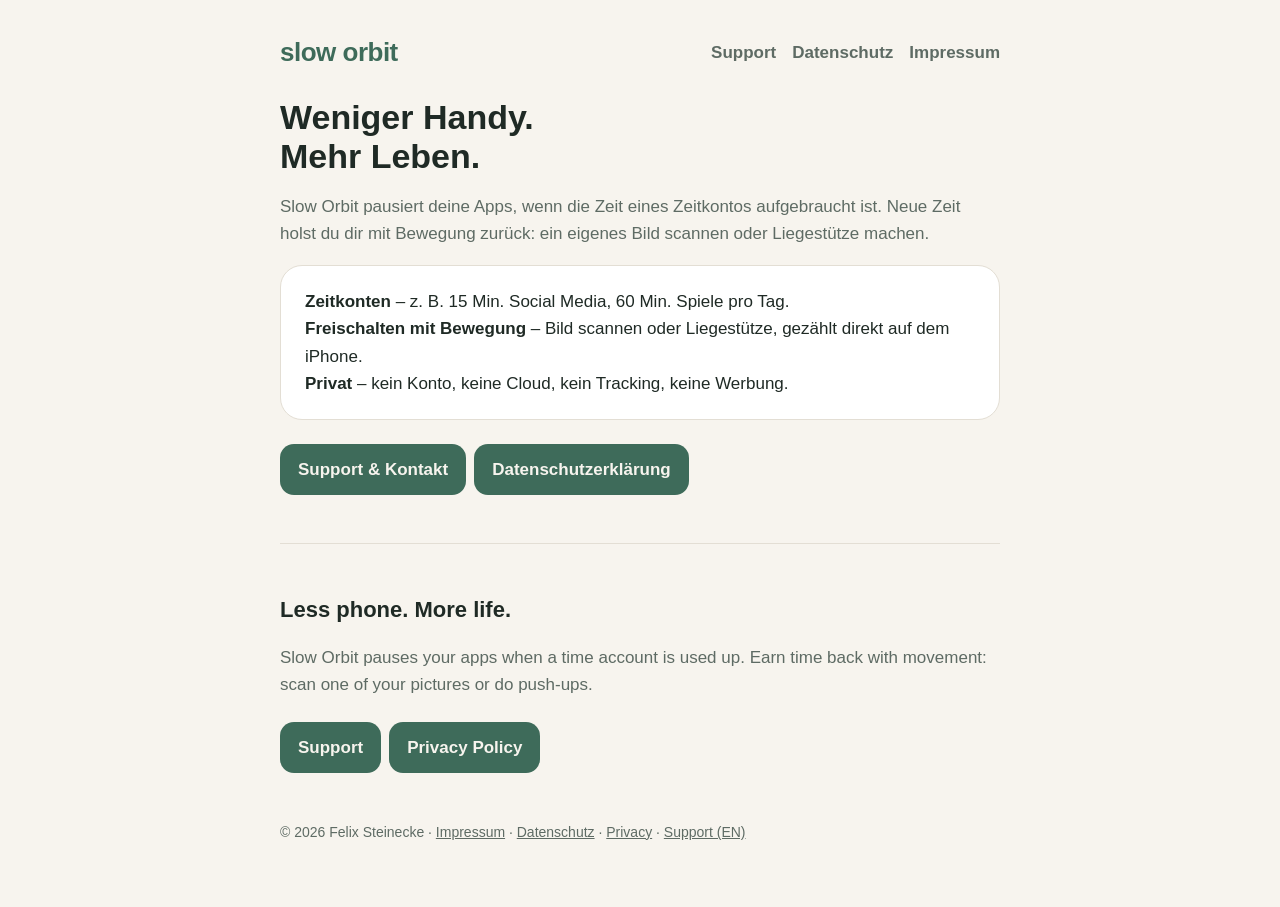
<file: index.html>
<!DOCTYPE html>
<html lang="de"><head><meta charset="utf-8"><meta name="viewport" content="width=device-width,initial-scale=1">
<title>Slow Orbit</title><meta name="description" content="Slow Orbit – weniger Handy, mehr Leben."><link rel="stylesheet" href="style.css"><link rel="icon" href="icon.png"></head>
<body><main>
<header><a class="logo" href="index.html">slow orbit</a><nav><a href="support.html">Support</a><a href="datenschutz.html">Datenschutz</a><a href="impressum.html">Impressum</a></nav></header>
<h1>Weniger Handy.<br>Mehr Leben.</h1>
<p class="mute">Slow Orbit pausiert deine Apps, wenn die Zeit eines Zeitkontos aufgebraucht ist. Neue Zeit holst du dir mit Bewegung zurück: ein eigenes Bild scannen oder Liegestütze machen.</p>
<div class="card"><b>Zeitkonten</b> – z. B. 15 Min. Social Media, 60 Min. Spiele pro Tag.<br><b>Freischalten mit Bewegung</b> – Bild scannen oder Liegestütze, gezählt direkt auf dem iPhone.<br><b>Privat</b> – kein Konto, keine Cloud, kein Tracking, keine Werbung.</div>
<a class="btn" href="support.html">Support &amp; Kontakt</a><a class="btn" href="datenschutz.html">Datenschutzerklärung</a>
<hr><h2 id="en">Less phone. More life.</h2>
<p class="mute">Slow Orbit pauses your apps when a time account is used up. Earn time back with movement: scan one of your pictures or do push-ups.</p>
<a class="btn" href="support.html#en">Support</a><a class="btn" href="datenschutz.html#en">Privacy Policy</a>
<footer>© 2026 Felix Steinecke · <a href="impressum.html">Impressum</a> · <a href="datenschutz.html">Datenschutz</a> · <a href="datenschutz.html#en">Privacy</a> · <a href="support.html#en">Support (EN)</a></footer>
</main></body></html>
</file>
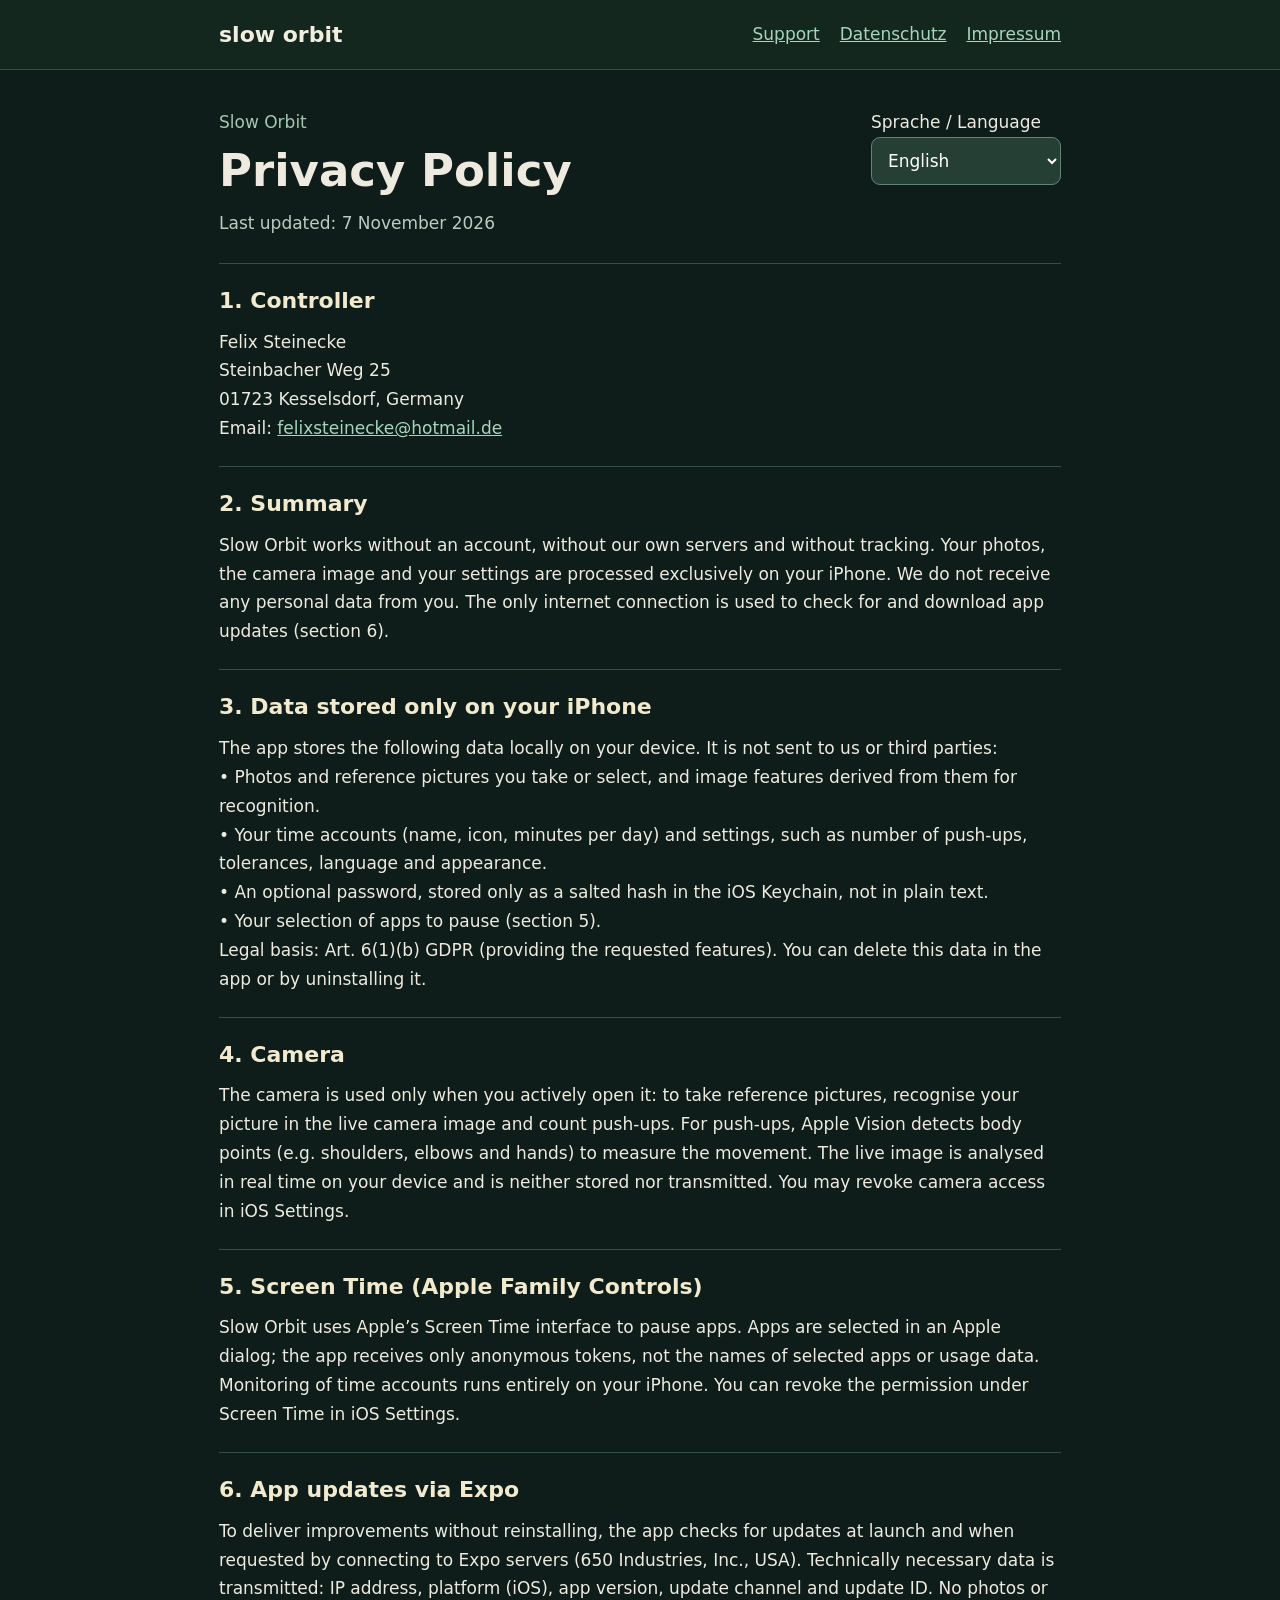
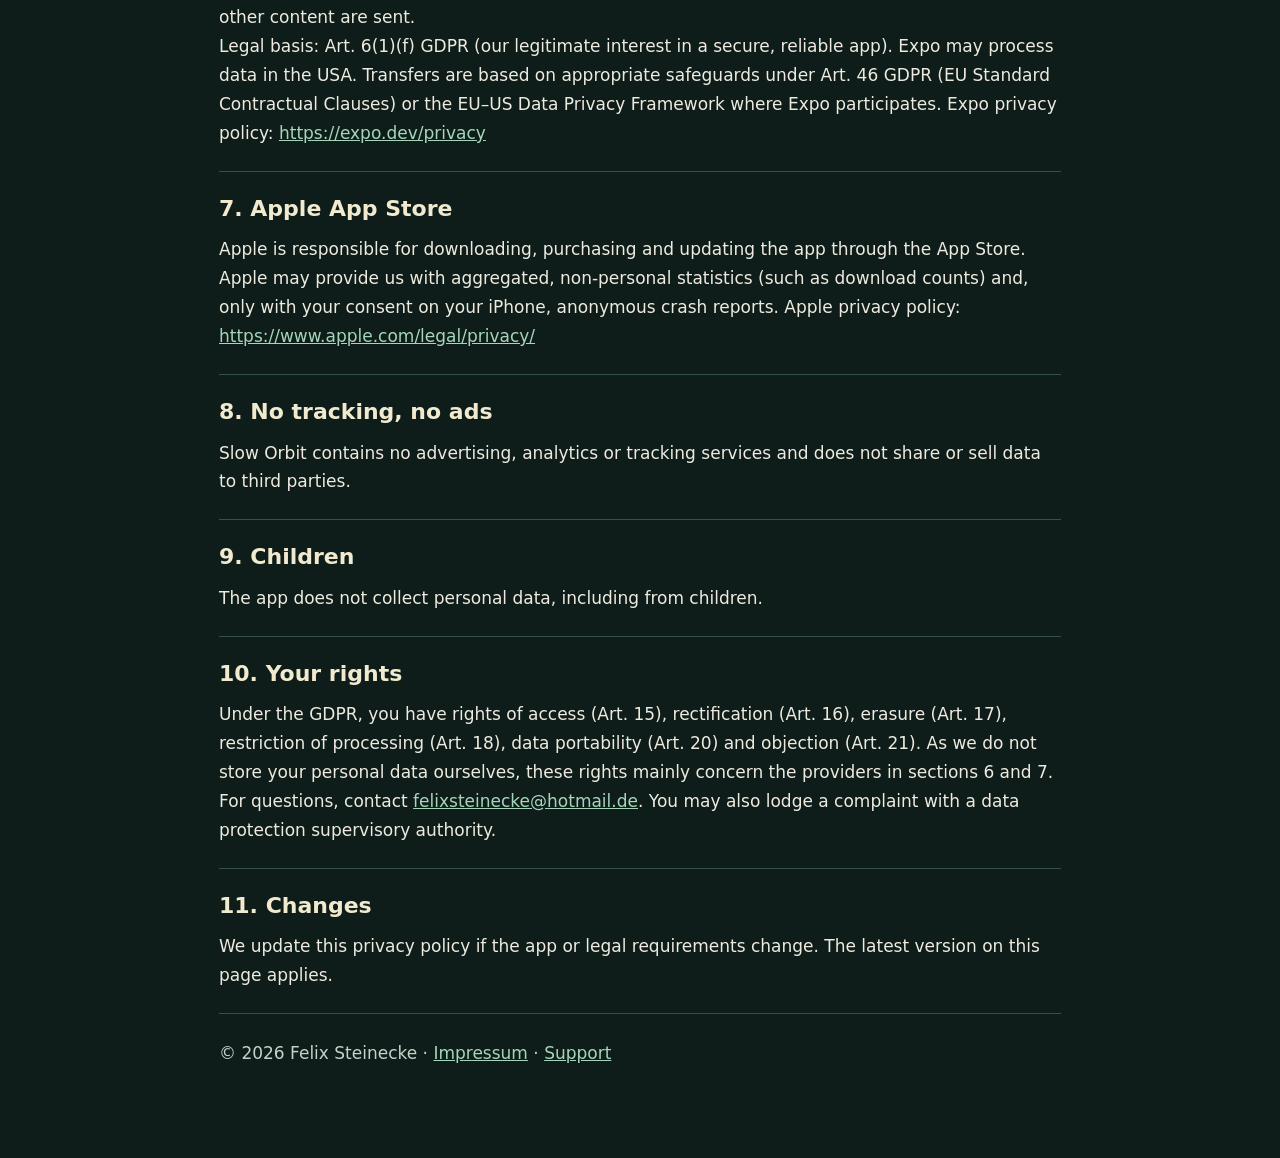
<file: datenschutz.html>
<!doctype html><html lang="de"><head><meta charset="utf-8"><meta name="viewport" content="width=device-width,initial-scale=1"><title>Datenschutzerklärung – Slow Orbit</title><meta name="description" content="Datenschutzerklärung für Slow Orbit"><style>*{box-sizing:border-box}body{margin:0;background:#0e1d19;color:#eeeae0;font:17px/1.7 system-ui,-apple-system,Segoe UI,sans-serif}a{color:#a6d5bc;overflow-wrap:anywhere}.top{border-bottom:1px solid #315048;background:#14271f}.nav{max-width:890px;margin:auto;padding:16px 24px;display:flex;gap:20px;flex-wrap:wrap;align-items:center}.brand{font-size:22px;color:#f1eddf;font-weight:700;margin-right:auto;text-decoration:none}.container{max-width:890px;margin:auto;padding:38px 24px 65px}.header{display:flex;gap:18px;justify-content:space-between;align-items:flex-start;flex-wrap:wrap}.eyebrow{color:#a5c7b2;margin:0}h1{font-size:clamp(30px,5vw,45px);line-height:1.15;margin:8px 0 12px}h2{font-size:22px;line-height:1.3;color:#f1eacf;margin:0 0 12px}.date{color:#bbccc1;margin:0 0 25px}.section{border-top:1px solid #345048;padding:23px 0}.body{white-space:pre-line;overflow-wrap:anywhere}.body a{word-break:break-word}.select{background:#263f34;color:#fff;border:1px solid #638477;border-radius:9px;padding:12px;font:inherit;min-width:190px}footer{border-top:1px solid #345048;padding:25px 0;color:#c7d1c9}.note{background:#20382c;padding:12px 15px;border-left:3px solid #85b99f;border-radius:6px;color:#e8ede8;font-size:14px;margin-bottom:23px}</style></head><body><header class="top"><nav class="nav"><a class="brand" href="index.html">slow orbit</a><a href="support.html">Support</a><a href="datenschutz.html">Datenschutz</a><a href="impressum.html">Impressum</a></nav></header><main class="container"><div class="header"><div><p class="eyebrow">Slow Orbit</p><h1 id="heading">Datenschutzerklärung</h1><p class="date" id="date">Stand: 7. November 2026</p></div><div><label for="lang">Sprache / Language</label><div><select class="select" id="lang" aria-label="Sprache auswählen"></select></div></div></div><div id="note" class="note" hidden></div><div id="sections"></div><footer>© 2026 Felix Steinecke · <a href="impressum.html">Impressum</a> · <a href="support.html">Support</a></footer></main><script>const data={"de": {"name": "Deutsch", "title": "Datenschutzerklärung", "date": "Stand: 7. November 2026", "sections": [["Verantwortlicher", "Felix Steinecke\nSteinbacher Weg 25\n01723 Kesselsdorf, Deutschland\nE-Mail: felixsteinecke@hotmail.de"], ["Kurz zusammengefasst", "Slow Orbit funktioniert ohne Konto, ohne eigene Server und ohne Tracking. Deine Fotos, das Kamerabild und deine Einstellungen werden ausschließlich auf deinem iPhone verarbeitet. Wir als Anbieter erhalten keine personenbezogenen Daten von dir. Die einzige Verbindung ins Internet besteht beim Prüfen und Laden von App-Updates (Abschnitt 6)."], ["Daten, die nur auf deinem iPhone gespeichert werden", "Folgende Daten speichert die App lokal auf deinem Gerät. Sie werden weder an uns noch an Dritte übertragen:\n• Fotos und Referenzbilder, die du in der App aufnimmst oder auswählst, sowie daraus berechnete Bildmerkmale für die Wiedererkennung.\n• Deine Zeitkonten (Name, Symbol, Minuten pro Tag) und Einstellungen wie Anzahl der Liegestütze, Toleranzen, Sprache und Darstellung.\n• Ein optionales Passwort – nicht im Klartext, sondern nur als gesalzener Prüfwert (Hash) im iOS-Schlüsselbund.\n• Die Auswahl der Apps, die pausiert werden sollen (Abschnitt 5).\nRechtsgrundlage ist Art. 6 Abs. 1 lit. b DSGVO (Bereitstellung der von dir gewünschten Funktionen). Du kannst alle Daten jederzeit löschen, indem du sie in der App entfernst oder die App deinstallierst."], ["Kamera", "Die App nutzt die Kamera nur, wenn du sie aktiv öffnest: zum Aufnehmen von Referenzbildern, zum Wiedererkennen deines Bildes im Livebild und zum Zählen von Liegestützen. Für die Liegestütze erkennt Apple Vision Körperpunkte (z. B. Schultern, Ellbogen, Hände); daraus wird die Bewegung berechnet. Das Livebild wird ausschließlich in Echtzeit auf dem Gerät ausgewertet und weder gespeichert noch übertragen. Den Kamerazugriff kannst du jederzeit in den iOS-Einstellungen widerrufen."], ["Bildschirmzeit (Apple Family Controls)", "Zum Pausieren von Apps nutzt Slow Orbit die Bildschirmzeit-Schnittstelle von Apple. Die Auswahl der Apps erfolgt in einem Dialog von Apple. Die App erhält dabei nur anonyme Kennungen, aber keine Namen der gewählten Apps und keine Nutzungsdaten. Die Überwachung der Zeitkonten läuft vollständig auf deinem iPhone. Die Berechtigung kannst du in den iOS-Einstellungen unter „Bildschirmzeit“ widerrufen."], ["App-Updates über Expo", "Damit Verbesserungen ohne neue Installation bereitgestellt werden können, prüft die App beim Start und auf deinen Wunsch, ob ein Update vorliegt. Dafür verbindet sie sich mit den Servern von Expo (650 Industries, Inc., USA). Dabei werden technisch notwendige Daten übertragen: IP-Adresse, Plattform (iOS), App-Version, Update-Kanal und Update-Kennung. Fotos oder andere Inhalte werden nicht übertragen.\nRechtsgrundlage ist Art. 6 Abs. 1 lit. f DSGVO; unser berechtigtes Interesse ist eine sichere und fehlerfreie App. Expo kann die Daten in den USA verarbeiten. Die Übermittlung erfolgt auf Grundlage geeigneter Garantien nach Art. 46 DSGVO (EU-Standardvertragsklauseln) bzw. des EU-U.S. Data Privacy Framework, soweit Expo daran teilnimmt. Datenschutzhinweise von Expo: https://expo.dev/privacy"], ["Apple App Store", "Für Download, Kauf und Aktualisierung der App über den App Store ist Apple verantwortlich. Apple kann uns zusammengefasste, nicht personenbezogene Statistiken (z. B. Downloadzahlen) und – nur wenn du dem auf deinem iPhone zugestimmt hast – anonyme Absturzberichte bereitstellen. Datenschutzrichtlinie von Apple: https://www.apple.com/de/legal/privacy/"], ["Kein Tracking, keine Werbung", "Slow Orbit enthält keine Werbung, keine Analyse- oder Tracking-Dienste und gibt keine Daten an Dritte weiter oder verkauft sie."], ["Kinder", "Die App erhebt keine personenbezogenen Daten, auch nicht von Kindern."], ["Deine Rechte", "Du hast nach der DSGVO das Recht auf Auskunft (Art. 15), Berichtigung (Art. 16), Löschung (Art. 17), Einschränkung der Verarbeitung (Art. 18), Datenübertragbarkeit (Art. 20) und Widerspruch (Art. 21). Da wir selbst keine personenbezogenen Daten von dir speichern, betreffen diese Rechte vor allem die in Abschnitt 6 und 7 genannten Anbieter. Bei Fragen wende dich gern an felixsteinecke@hotmail.de. Du hast außerdem das Recht, dich bei einer Datenschutz-Aufsichtsbehörde zu beschweren."], ["Änderungen", "Wir passen diese Datenschutzerklärung an, wenn sich die App oder die Rechtslage ändert. Es gilt die jeweils aktuelle Fassung auf dieser Seite."]]}, "en": {"name": "English", "title": "Privacy Policy", "date": "Last updated: 7 November 2026", "sections": [["Controller", "Felix Steinecke\nSteinbacher Weg 25\n01723 Kesselsdorf, Germany\nEmail: felixsteinecke@hotmail.de"], ["Summary", "Slow Orbit works without an account, without our own servers and without tracking. Your photos, the camera image and your settings are processed exclusively on your iPhone. We do not receive any personal data from you. The only internet connection is used to check for and download app updates (section 6)."], ["Data stored only on your iPhone", "The app stores the following data locally on your device. It is not sent to us or third parties:\n• Photos and reference pictures you take or select, and image features derived from them for recognition.\n• Your time accounts (name, icon, minutes per day) and settings, such as number of push-ups, tolerances, language and appearance.\n• An optional password, stored only as a salted hash in the iOS Keychain, not in plain text.\n• Your selection of apps to pause (section 5).\nLegal basis: Art. 6(1)(b) GDPR (providing the requested features). You can delete this data in the app or by uninstalling it."], ["Camera", "The camera is used only when you actively open it: to take reference pictures, recognise your picture in the live camera image and count push-ups. For push-ups, Apple Vision detects body points (e.g. shoulders, elbows and hands) to measure the movement. The live image is analysed in real time on your device and is neither stored nor transmitted. You may revoke camera access in iOS Settings."], ["Screen Time (Apple Family Controls)", "Slow Orbit uses Apple’s Screen Time interface to pause apps. Apps are selected in an Apple dialog; the app receives only anonymous tokens, not the names of selected apps or usage data. Monitoring of time accounts runs entirely on your iPhone. You can revoke the permission under Screen Time in iOS Settings."], ["App updates via Expo", "To deliver improvements without reinstalling, the app checks for updates at launch and when requested by connecting to Expo servers (650 Industries, Inc., USA). Technically necessary data is transmitted: IP address, platform (iOS), app version, update channel and update ID. No photos or other content are sent.\nLegal basis: Art. 6(1)(f) GDPR (our legitimate interest in a secure, reliable app). Expo may process data in the USA. Transfers are based on appropriate safeguards under Art. 46 GDPR (EU Standard Contractual Clauses) or the EU–US Data Privacy Framework where Expo participates. Expo privacy policy: https://expo.dev/privacy"], ["Apple App Store", "Apple is responsible for downloading, purchasing and updating the app through the App Store. Apple may provide us with aggregated, non-personal statistics (such as download counts) and, only with your consent on your iPhone, anonymous crash reports. Apple privacy policy: https://www.apple.com/legal/privacy/"], ["No tracking, no ads", "Slow Orbit contains no advertising, analytics or tracking services and does not share or sell data to third parties."], ["Children", "The app does not collect personal data, including from children."], ["Your rights", "Under the GDPR, you have rights of access (Art. 15), rectification (Art. 16), erasure (Art. 17), restriction of processing (Art. 18), data portability (Art. 20) and objection (Art. 21). As we do not store your personal data ourselves, these rights mainly concern the providers in sections 6 and 7. For questions, contact felixsteinecke@hotmail.de. You may also lodge a complaint with a data protection supervisory authority."], ["Changes", "We update this privacy policy if the app or legal requirements change. The latest version on this page applies."]]}, "fr": {"name": "Français", "title": "Politique de confidentialité", "date": "Mise à jour : 7 novembre 2026", "sections": [["Responsable du traitement", "Felix Steinecke\nSteinbacher Weg 25\n01723 Kesselsdorf, Germany\nEmail: felixsteinecke@hotmail.de"], ["En bref", "Slow Orbit fonctionne sans compte, sans serveurs propres et sans suivi. Vos photos, les images de la caméra et vos réglages sont traités uniquement sur votre iPhone. Nous ne recevons aucune donnée personnelle de votre part. La seule connexion Internet sert à vérifier et télécharger les mises à jour de l’application (section 6)."], ["Données stockées uniquement sur votre iPhone", "L’application conserve localement les données suivantes, sans les transmettre à nous ni à des tiers :\n• Photos et images de référence choisies ou prises dans l’application, ainsi que les caractéristiques d’image calculées pour les reconnaître.\n• Vos budgets de temps (nom, icône, minutes par jour) et réglages : nombre de pompes, tolérances, langue et apparence.\n• Un mot de passe facultatif, conservé uniquement sous forme d’empreinte cryptographique salée dans le trousseau iOS, jamais en clair.\n• Les applications que vous choisissez de mettre en pause (section 5).\nBase juridique : art. 6, § 1, point b du RGPD (fourniture des fonctions demandées). Vous pouvez supprimer ces données dans l’application ou en la désinstallant."], ["Caméra", "La caméra est utilisée uniquement lorsque vous l’ouvrez activement : pour prendre des images de référence, les reconnaître en direct et compter les pompes. Pour celles-ci, Apple Vision détecte des points du corps (épaules, coudes, mains, par exemple) afin de mesurer les mouvements. Le flux vidéo est analysé en temps réel sur l’appareil, sans être enregistré ni transmis. Vous pouvez retirer l’autorisation dans les réglages iOS."], ["Temps d’écran (Apple Family Controls)", "Slow Orbit utilise l’interface Temps d’écran d’Apple pour mettre des apps en pause. La sélection s’effectue dans une fenêtre Apple. L’application ne reçoit que des identifiants anonymes, jamais les noms des apps choisies ni les données d’utilisation. Le suivi des budgets de temps s’effectue entièrement sur votre iPhone. Vous pouvez révoquer l’autorisation dans les réglages iOS, rubrique Temps d’écran."], ["Mises à jour via Expo", "Pour fournir des améliorations sans réinstallation, l’application recherche des mises à jour au lancement et à votre demande, en contactant les serveurs d’Expo (650 Industries, Inc., États-Unis). Les données techniques nécessaires sont transmises : adresse IP, plateforme (iOS), version de l’app, canal de mise à jour et identifiant de mise à jour. Aucune photo ni autre contenu n’est envoyé.\nBase juridique : art. 6, § 1, point f du RGPD (intérêt légitime à fournir une application sûre et fiable). Expo peut traiter les données aux États-Unis. Les transferts reposent sur les garanties appropriées de l’art. 46 du RGPD (clauses contractuelles types de l’UE), ou sur le cadre UE–États-Unis de protection des données si Expo y participe. Politique d’Expo : https://expo.dev/privacy"], ["App Store d’Apple", "Apple est responsable du téléchargement, de l’achat et de la mise à jour de l’application via l’App Store. Apple peut nous communiquer des statistiques agrégées non personnelles (par ex. le nombre de téléchargements) et, uniquement avec votre accord sur l’iPhone, des rapports de plantage anonymes. Politique d’Apple : https://www.apple.com/legal/privacy/"], ["Aucun suivi, aucune publicité", "Slow Orbit ne contient ni publicité, ni service d’analyse ou de suivi, et ne transmet ni ne vend de données à des tiers."], ["Enfants", "L’application ne collecte aucune donnée personnelle, y compris concernant les enfants."], ["Vos droits", "En vertu du RGPD, vous disposez de droits d’accès (art. 15), de rectification (art. 16), d’effacement (art. 17), de limitation (art. 18), de portabilité (art. 20) et d’opposition (art. 21). Puisque nous ne stockons pas nous-mêmes vos données personnelles, ces droits concernent principalement les prestataires cités aux sections 6 et 7. Contact : felixsteinecke@hotmail.de. Vous pouvez aussi déposer une plainte auprès d’une autorité de contrôle de la protection des données."], ["Modifications", "Nous adaptons cette politique si l’application ou la législation évolue. La version actuelle publiée sur cette page s’applique."]]}, "es": {"name": "Español", "title": "Política de privacidad", "date": "Actualizado: 7 de noviembre de 2026", "sections": [["Responsable", "Felix Steinecke\nSteinbacher Weg 25\n01723 Kesselsdorf, Germany\nEmail: felixsteinecke@hotmail.de"], ["Resumen", "Slow Orbit funciona sin cuenta, sin servidores propios y sin seguimiento. Tus fotos, las imágenes de la cámara y los ajustes se procesan exclusivamente en tu iPhone. No recibimos datos personales tuyos. La única conexión a Internet se utiliza para comprobar y descargar actualizaciones de la app (apartado 6)."], ["Datos almacenados solo en tu iPhone", "La app almacena localmente los siguientes datos, sin enviárnoslos ni compartirlos con terceros:\n• Fotos e imágenes de referencia tomadas o seleccionadas, y características de imagen calculadas para reconocerlas.\n• Tus cuentas de tiempo (nombre, icono, minutos diarios) y ajustes como número de flexiones, tolerancias, idioma y apariencia.\n• Una contraseña opcional, guardada únicamente como hash con sal en el llavero de iOS, nunca en texto plano.\n• La selección de apps que quieres pausar (apartado 5).\nBase jurídica: art. 6.1.b del RGPD (prestación de las funciones solicitadas). Puedes borrar los datos desde la app o desinstalándola."], ["Cámara", "La cámara solo se utiliza cuando la abres activamente: para tomar imágenes de referencia, reconocerlas en directo y contar flexiones. Para las flexiones, Apple Vision detecta puntos corporales (como hombros, codos y manos) y calcula el movimiento. La imagen se analiza en tiempo real en el dispositivo, sin almacenarse ni transmitirse. Puedes revocar el permiso en Ajustes de iOS."], ["Tiempo de uso (Apple Family Controls)", "Slow Orbit utiliza la interfaz Tiempo de uso de Apple para pausar apps. La selección se realiza en un cuadro de diálogo de Apple. La app solo recibe identificadores anónimos, nunca los nombres de las apps ni datos de uso. El control de las cuentas de tiempo se ejecuta íntegramente en tu iPhone. Puedes revocar el permiso desde Tiempo de uso en Ajustes de iOS."], ["Actualizaciones mediante Expo", "Para ofrecer mejoras sin reinstalar la app, se comprueban las actualizaciones al iniciarla y cuando lo solicitas, conectándose a los servidores de Expo (650 Industries, Inc., EE. UU.). Se transmiten datos técnicos necesarios: dirección IP, plataforma (iOS), versión de la app, canal de actualización e identificador de actualización. No se envían fotos ni otros contenidos.\nBase jurídica: art. 6.1.f del RGPD (interés legítimo en una app segura y fiable). Expo puede tratar datos en EE. UU. Las transferencias se basan en garantías adecuadas conforme al art. 46 del RGPD (cláusulas contractuales tipo de la UE) o en el Marco de Privacidad de Datos UE-EE. UU., si Expo participa. Política de Expo: https://expo.dev/privacy"], ["App Store de Apple", "Apple es responsable de las descargas, compras y actualizaciones de la app en App Store. Puede facilitarnos estadísticas agregadas no personales (por ejemplo, descargas) y, solo si lo has consentido en tu iPhone, informes de fallos anónimos. Política de Apple: https://www.apple.com/legal/privacy/"], ["Sin seguimiento ni publicidad", "Slow Orbit no contiene anuncios ni servicios de análisis o seguimiento, y no comparte ni vende datos a terceros."], ["Menores", "La app no recopila datos personales, tampoco de menores."], ["Tus derechos", "Según el RGPD, tienes derecho de acceso (art. 15), rectificación (art. 16), supresión (art. 17), limitación del tratamiento (art. 18), portabilidad (art. 20) y oposición (art. 21). Como no almacenamos tus datos personales, estos derechos afectan principalmente a los proveedores de los apartados 6 y 7. Contacto: felixsteinecke@hotmail.de. También puedes reclamar ante una autoridad de protección de datos."], ["Cambios", "Actualizaremos esta política si cambia la app o la legislación. Se aplica la versión vigente publicada en esta página."]]}, "it": {"name": "Italiano", "title": "Informativa sulla privacy", "date": "Aggiornata il 7 novembre 2026", "sections": [["Titolare del trattamento", "Felix Steinecke\nSteinbacher Weg 25\n01723 Kesselsdorf, Germany\nEmail: felixsteinecke@hotmail.de"], ["In breve", "Slow Orbit funziona senza account, senza server propri e senza tracciamento. Foto, immagini della fotocamera e impostazioni vengono elaborate esclusivamente sul tuo iPhone. Non riceviamo dati personali da te. L’unica connessione Internet serve a verificare e scaricare aggiornamenti dell’app (sezione 6)."], ["Dati salvati solo sul tuo iPhone", "L’app salva localmente questi dati, senza trasmetterli a noi o a terzi:\n• Foto e immagini di riferimento scattate o selezionate, e caratteristiche calcolate per riconoscerle.\n• Contatori di tempo (nome, icona, minuti al giorno) e impostazioni, incluse flessioni, tolleranze, lingua e aspetto.\n• Una password facoltativa, conservata solo come hash salato nel Portachiavi iOS, non in chiaro.\n• Le app selezionate per la pausa (sezione 5).\nBase giuridica: art. 6, par. 1, lett. b GDPR (fornitura delle funzioni richieste). Puoi cancellare i dati nell’app o disinstallandola."], ["Fotocamera", "La fotocamera viene usata soltanto quando la apri: per acquisire immagini di riferimento, riconoscerle dal vivo e contare le flessioni. Apple Vision identifica punti del corpo (come spalle, gomiti e mani) per calcolare il movimento. Il video viene analizzato in tempo reale sul dispositivo, senza essere memorizzato né trasmesso. Puoi revocare l’accesso nelle Impostazioni iOS."], ["Tempo di utilizzo (Apple Family Controls)", "Slow Orbit usa l’interfaccia Tempo di utilizzo di Apple per mettere in pausa le app. La selezione avviene in una finestra Apple. L’app riceve solo identificatori anonimi, non i nomi delle app selezionate né dati d’uso. Il monitoraggio dei contatori avviene interamente sull’iPhone. Puoi revocare il permesso dalle Impostazioni iOS, in Tempo di utilizzo."], ["Aggiornamenti tramite Expo", "Per offrire miglioramenti senza reinstallare, l’app verifica gli aggiornamenti all’avvio e su richiesta collegandosi ai server Expo (650 Industries, Inc., USA). Vengono trasmessi dati tecnici necessari: indirizzo IP, piattaforma (iOS), versione dell’app, canale e identificativo dell’aggiornamento. Non vengono inviati foto o altri contenuti.\nBase giuridica: art. 6, par. 1, lett. f GDPR (legittimo interesse a un’app sicura e affidabile). Expo può trattare i dati negli USA. I trasferimenti si basano su garanzie adeguate ai sensi dell’art. 46 GDPR (clausole contrattuali standard UE) oppure sul Data Privacy Framework UE-USA, se Expo vi aderisce. Informativa Expo: https://expo.dev/privacy"], ["Apple App Store", "Apple è responsabile di download, acquisti e aggiornamenti tramite App Store. Può fornirci statistiche aggregate non personali (ad esempio il numero di download) e, solo con il tuo consenso sull’iPhone, segnalazioni anonime di arresti anomali. Privacy Apple: https://www.apple.com/legal/privacy/"], ["Nessun tracciamento o pubblicità", "Slow Orbit non contiene pubblicità, servizi di analisi o tracciamento e non condivide né vende dati a terzi."], ["Minori", "L’app non raccoglie dati personali, neanche di minori."], ["I tuoi diritti", "Ai sensi del GDPR hai diritto di accesso (art. 15), rettifica (art. 16), cancellazione (art. 17), limitazione (art. 18), portabilità (art. 20) e opposizione (art. 21). Poiché non conserviamo i tuoi dati personali, questi diritti riguardano soprattutto i fornitori delle sezioni 6 e 7. Contatto: felixsteinecke@hotmail.de. Puoi inoltre presentare reclamo all’autorità di protezione dei dati."], ["Modifiche", "Aggiorniamo questa informativa se cambiano l’app o le norme. Vale la versione corrente pubblicata su questa pagina."]]}, "pt": {"name": "Português", "title": "Política de privacidade", "date": "Atualizado em 7 de novembro de 2026", "sections": [["Responsável pelo tratamento", "Felix Steinecke\nSteinbacher Weg 25\n01723 Kesselsdorf, Germany\nEmail: felixsteinecke@hotmail.de"], ["Resumo", "Slow Orbit funciona sem conta, sem servidores próprios e sem rastreamento. Suas fotos, imagens da câmera e configurações são processadas exclusivamente no iPhone. Não recebemos seus dados pessoais. A única conexão com a internet serve para verificar e baixar atualizações do aplicativo (seção 6)."], ["Dados armazenados apenas no iPhone", "O aplicativo armazena localmente os seguintes dados, sem transmiti-los a nós ou a terceiros:\n• Fotos e imagens de referência tiradas ou escolhidas, e características extraídas para reconhecê-las.\n• Seus saldos de tempo (nome, ícone, minutos por dia) e configurações como número de flexões, tolerâncias, idioma e aparência.\n• Senha opcional, guardada somente como hash com salt no Chaves do iOS, nunca em texto simples.\n• Apps selecionados para pausa (seção 5).\nBase legal: art. 6(1)(b) do GDPR (fornecimento das funcionalidades solicitadas). Você pode excluir os dados no app ou desinstalando-o."], ["Câmera", "A câmera é usada apenas quando você a abre: para capturar imagens de referência, reconhecê-las ao vivo e contar flexões. O Apple Vision identifica pontos do corpo (como ombros, cotovelos e mãos) para calcular o movimento. A imagem ao vivo é analisada em tempo real no aparelho, sem ser armazenada ou transmitida. Você pode revogar a permissão nos Ajustes do iOS."], ["Tempo de Uso (Apple Family Controls)", "Slow Orbit usa a interface Tempo de Uso da Apple para pausar apps. A seleção ocorre em uma janela da Apple. O app recebe apenas identificadores anônimos, não os nomes dos aplicativos escolhidos nem dados de uso. O acompanhamento dos saldos de tempo ocorre inteiramente no iPhone. Você pode revogar a permissão em Tempo de Uso nos Ajustes do iOS."], ["Atualizações pelo Expo", "Para disponibilizar melhorias sem reinstalação, o app verifica atualizações na inicialização e quando solicitado, conectando-se aos servidores da Expo (650 Industries, Inc., EUA). São transmitidos dados técnicos necessários: endereço IP, plataforma (iOS), versão do app, canal e identificador da atualização. Nenhuma foto ou outro conteúdo é enviado.\nBase legal: art. 6(1)(f) do GDPR (interesse legítimo em um app seguro e confiável). A Expo pode processar dados nos EUA. As transferências seguem garantias adequadas do art. 46 do GDPR (cláusulas contratuais padrão da UE) ou o Data Privacy Framework UE-EUA, quando aplicável à Expo. Privacidade Expo: https://expo.dev/privacy"], ["Apple App Store", "A Apple é responsável por downloads, compras e atualizações via App Store. Pode fornecer estatísticas agregadas não pessoais (como número de downloads) e, apenas com seu consentimento no iPhone, relatórios anônimos de falhas. Privacidade Apple: https://www.apple.com/legal/privacy/"], ["Sem rastreamento nem anúncios", "Slow Orbit não contém publicidade nem serviços de análise ou rastreamento e não compartilha nem vende dados a terceiros."], ["Crianças", "O app não coleta dados pessoais, inclusive de crianças."], ["Seus direitos", "De acordo com o GDPR, você tem direito de acesso (art. 15), retificação (art. 16), exclusão (art. 17), restrição (art. 18), portabilidade (art. 20) e oposição (art. 21). Como não armazenamos seus dados pessoais, esses direitos dizem respeito principalmente aos prestadores citados nas seções 6 e 7. Contato: felixsteinecke@hotmail.de. Você também pode apresentar reclamação a uma autoridade de proteção de dados."], ["Alterações", "Atualizaremos esta política se o app ou a legislação mudar. Vale a versão atual publicada nesta página."]]}};const select=document.getElementById('lang');const supported=['de','en','fr','es','it','pt'];for(const code of supported){const o=document.createElement('option');o.value=code;o.textContent=data[code].name;select.appendChild(o)}function linkify(text){const re=/(https:\/\/[^\s]+|felixsteinecke@hotmail\.de)/g;const root=document.createDocumentFragment();let start=0;for(const m of text.matchAll(re)){root.append(document.createTextNode(text.slice(start,m.index)));const a=document.createElement('a');a.href=m[0].startsWith('https://')?m[0]:'mailto:'+m[0];a.textContent=m[0];if(a.href.startsWith('https://'))a.rel='noopener noreferrer';root.append(a);start=m.index+m[0].length}root.append(document.createTextNode(text.slice(start)));return root}function render(lang,writeUrl=false){const d=data[lang]||data.en;document.documentElement.lang=lang;select.value=lang;document.getElementById('heading').textContent=d.title;document.getElementById('date').textContent=d.date;document.title=d.title+' – Slow Orbit';const sections=document.getElementById('sections');sections.replaceChildren();for(let i=0;i<d.sections.length;i++){const wrap=document.createElement('section');wrap.className='section';const h=document.createElement('h2');h.textContent=(i+1)+'. '+d.sections[i][0];const content=document.createElement('div');content.className='body';content.append(linkify(d.sections[i][1]));wrap.append(h,content);sections.append(wrap)}if(writeUrl){const url=new URL(location.href);url.searchParams.set('lang',lang);history.replaceState({},'',url)}}let requested=new URLSearchParams(location.search).get('lang')||navigator.language||'de';requested=requested.toLowerCase();let chosen=Object.keys(data).find(k=>requested===k||requested.startsWith(k+'-'));if(!chosen)chosen='en';render(chosen);select.addEventListener('change',()=>render(select.value,true));</script></body></html>
</file>
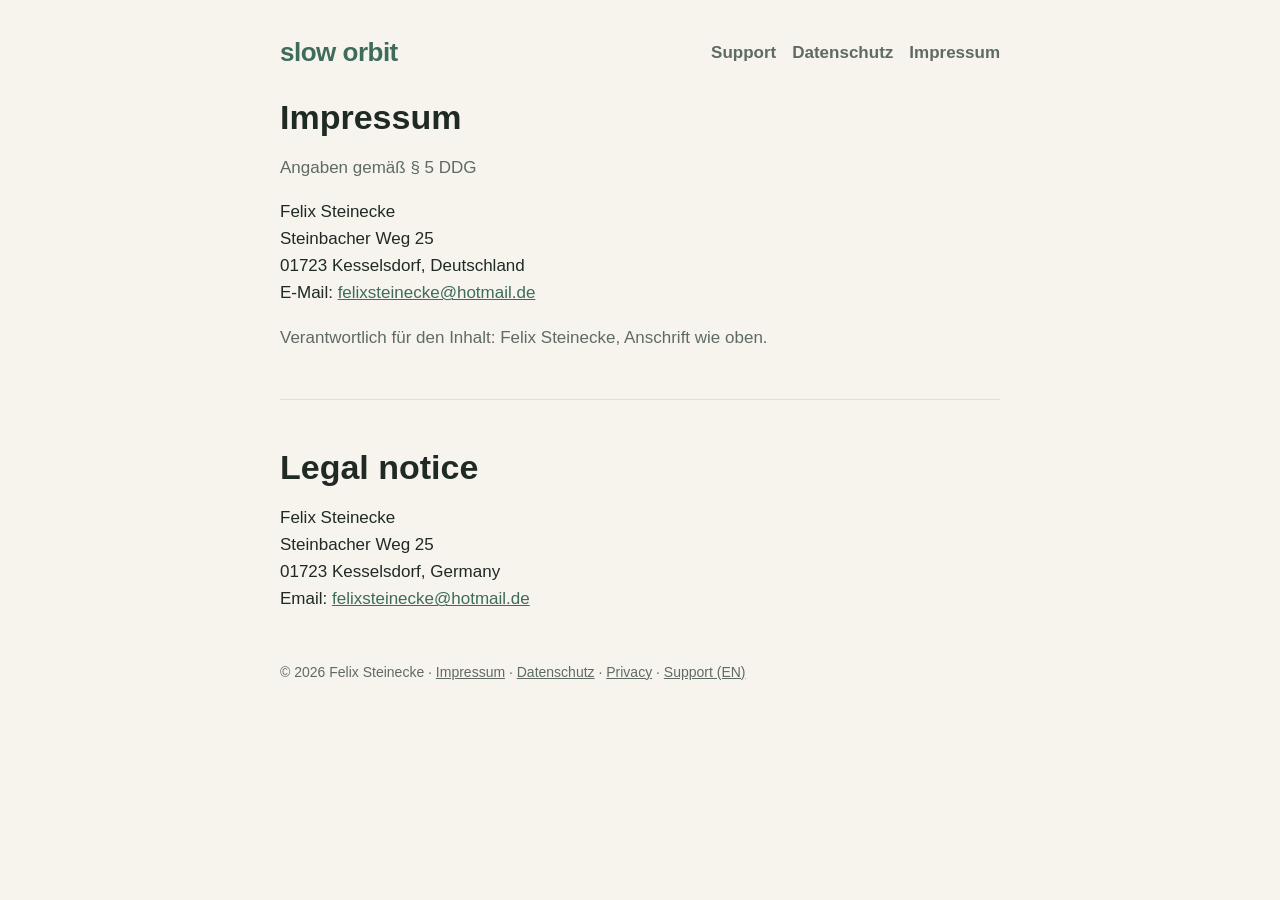
<file: impressum.html>
<!DOCTYPE html>
<html lang="de"><head><meta charset="utf-8"><meta name="viewport" content="width=device-width,initial-scale=1">
<title>Impressum – Slow Orbit</title><meta name="description" content="Slow Orbit – weniger Handy, mehr Leben."><link rel="stylesheet" href="style.css"><link rel="icon" href="icon.png"></head>
<body><main>
<header><a class="logo" href="index.html">slow orbit</a><nav><a href="support.html">Support</a><a href="datenschutz.html">Datenschutz</a><a href="impressum.html">Impressum</a></nav></header>
<h1>Impressum</h1><p class="mute">Angaben gemäß § 5 DDG</p><p>Felix Steinecke<br>Steinbacher Weg 25<br>01723 Kesselsdorf, Deutschland<br>E-Mail: <a href="mailto:felixsteinecke@hotmail.de">felixsteinecke@hotmail.de</a></p>
<p class="mute">Verantwortlich für den Inhalt: Felix Steinecke, Anschrift wie oben.</p>
<hr><h1 id="en">Legal notice</h1><p>Felix Steinecke<br>Steinbacher Weg 25<br>01723 Kesselsdorf, Germany<br>Email: <a href="mailto:felixsteinecke@hotmail.de">felixsteinecke@hotmail.de</a></p>
<footer>© 2026 Felix Steinecke · <a href="impressum.html">Impressum</a> · <a href="datenschutz.html">Datenschutz</a> · <a href="datenschutz.html#en">Privacy</a> · <a href="support.html#en">Support (EN)</a></footer>
</main></body></html>
</file>
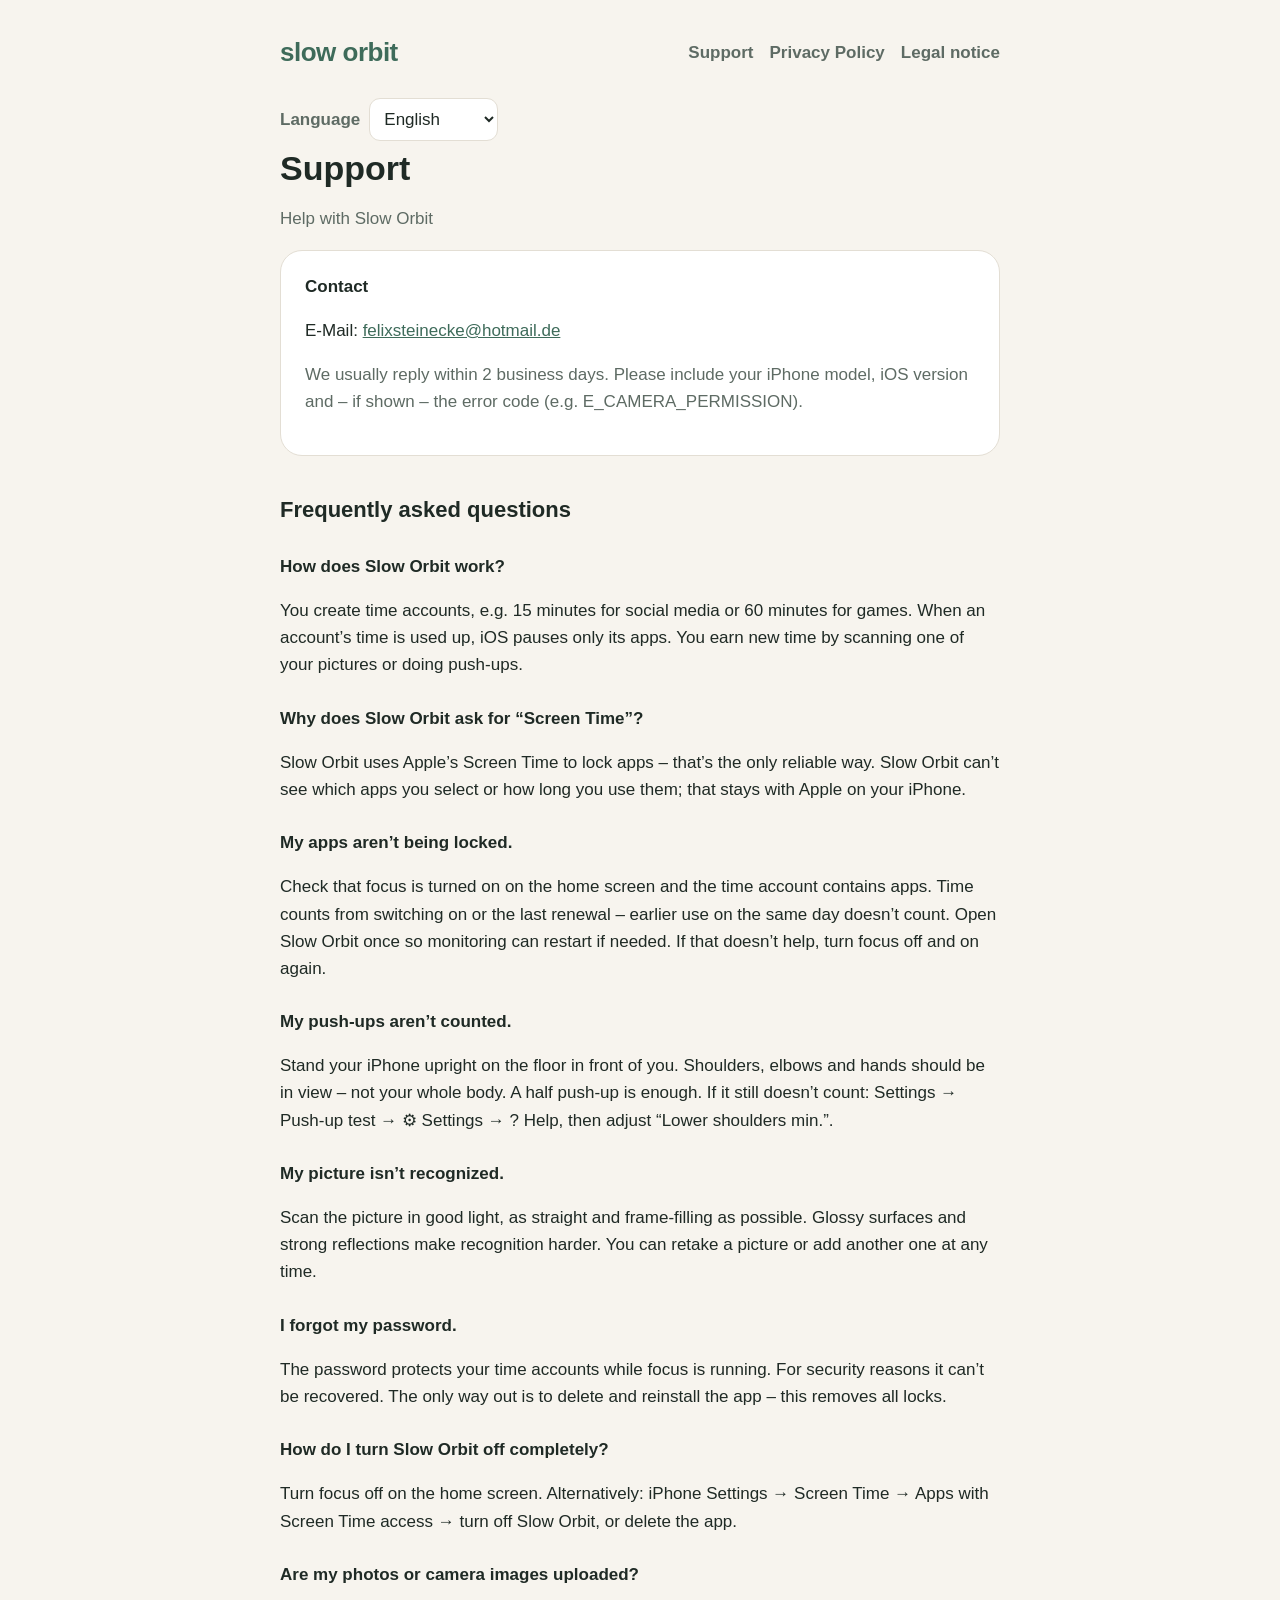
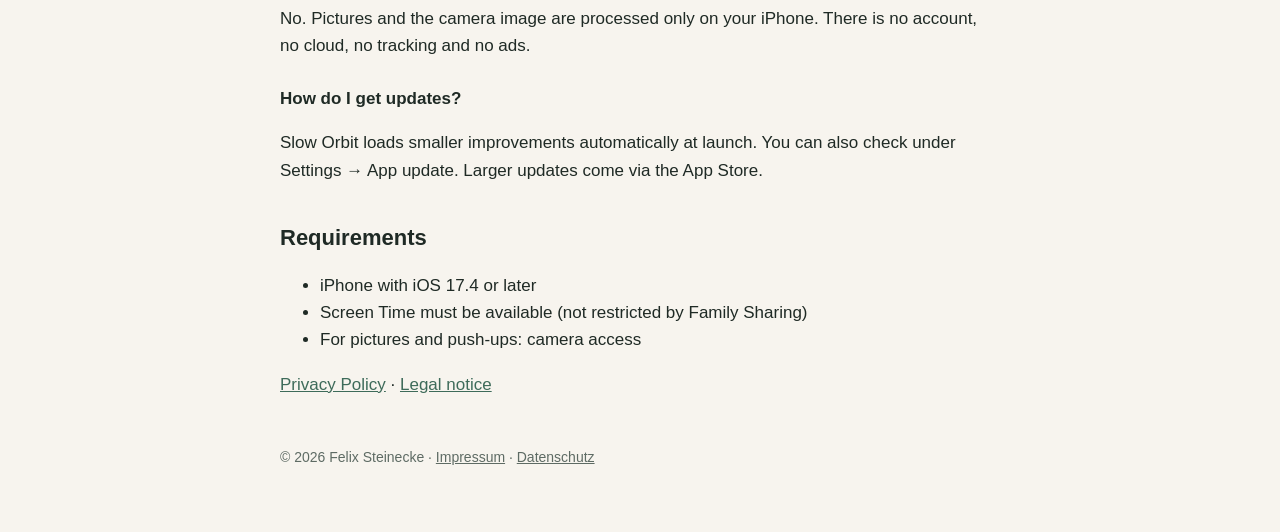
<file: support.html>
<!doctype html>
<html lang="de">
<head>
<meta charset="utf-8">
<meta name="viewport" content="width=device-width, initial-scale=1">
<meta name="description" content="Support und häufige Fragen zu Slow Orbit.">
<title>Support – Slow Orbit</title>
<link rel="stylesheet" href="style.css">
<link rel="icon" href="icon.png">
<style>
.language-picker {display:flex;align-items:center;gap:9px;flex-wrap:wrap;margin-top:8px}
.language-picker label {font-weight:600;color:var(--mute)}
.language-picker select {max-width:100%;background:var(--card);color:var(--ink);border:1px solid var(--line);border-radius:11px;padding:10px;font:inherit}
#faq-list h3 {margin-top:26px}
#loading {color:var(--mute)}
</style>
</head>
<body><main>
<header><a class="logo" href="index.html">slow orbit</a><nav><a href="support.html">Support</a><a id="nav-privacy" href="datenschutz.html">Datenschutz</a><a id="nav-legal" href="impressum.html">Impressum</a></nav></header>
<div class="language-picker"><label id="language-label" for="language">Sprache</label><select id="language" aria-label="Sprache wählen"></select></div>
<h1>Support</h1>
<p class="mute" id="help">Hilfe zu Slow Orbit</p>
<div class="card"><b id="contact">Kontakt</b><p><span>E-Mail: </span><a href="mailto:felixsteinecke@hotmail.de">felixsteinecke@hotmail.de</a></p><p class="mute" id="reply">Bitte gib das iPhone-Modell, die iOS-Version und gegebenenfalls einen Fehlercode an.</p></div>
<section><h2 id="faq">Häufige Fragen</h2><div id="faq-list" aria-live="polite"><p id="loading">Inhalte werden geladen …</p></div></section>
<section><h2 id="requirements">Systemvoraussetzungen</h2><ul id="requirements-list"></ul></section>
<p><a id="privacy" href="datenschutz.html">Datenschutzerklärung</a> · <a id="legal" href="impressum.html">Impressum</a></p>
<footer>© 2026 Felix Steinecke · <a href="impressum.html">Impressum</a> · <a href="datenschutz.html">Datenschutz</a></footer>
<script>
(() => {
  'use strict';
  // Only show languages with complete translated FAQ files. Other browser
  // languages fall back to English; German remains the default.
  const languages = {
    'de': 'Deutsch', 'en': 'English', 'fr': 'Français', 'es': 'Español',
    'it': 'Italiano', 'pt': 'Português', 'nl': 'Nederlands', 'pl': 'Polski',
    'tr': 'Türkçe', 'ru': 'Русский', 'ja': '日本語', 'zh-Hans': '简体中文'
  };
  const picker = document.getElementById('language');
  const params = new URLSearchParams(location.search);
  function normalise(input) {
    const s = String(input || '').replace(/_/g,'-').toLowerCase();
    if (s.startsWith('zh')) return 'zh-Hans';
    const base = s.split('-')[0];
    return Object.hasOwn(languages, base) ? base : 'en';
  }
  const explicit = params.has('lang') ? params.get('lang') : null;
  const initial = explicit ? normalise(explicit) : normalise(navigator.language || 'de');
  for (const [code, label] of Object.entries(languages)) {
    const option = new Option(label, code);
    picker.add(option);
  }
  function set(id, value) {document.getElementById(id).textContent = value;}
  function render(data, code) {
    document.documentElement.lang = code;
    document.documentElement.dir = 'ltr';
    picker.value = code;
    set('language-label', data.language);
    set('help', data.help);
    set('contact', data.contact);
    set('reply', data.reply);
    set('faq', data.faq);
    set('requirements', data.requirements);
    set('privacy', data.privacy);
    set('legal', data.legal);
    set('nav-privacy', data.privacy);
    set('nav-legal', data.legal);
    const anchor = code === 'de' ? '' : '#en';
    document.getElementById('privacy').href = 'datenschutz.html'+anchor;
    document.getElementById('nav-privacy').href = 'datenschutz.html'+anchor;
    document.getElementById('legal').href = 'impressum.html'+anchor;
    document.getElementById('nav-legal').href = 'impressum.html'+anchor;
    document.getElementById('faq-list').replaceChildren(...data.qa.flatMap(([question, answer]) => {
      const h = document.createElement('h3'); h.textContent = question;
      const p = document.createElement('p'); p.textContent = answer;
      return [h,p];
    }));
    document.getElementById('requirements-list').replaceChildren(...data.req.map(item => {
      const li = document.createElement('li'); li.textContent = item; return li;
    }));
  }
  async function load(code) {
    try {
      const response = await fetch(`locales/${encodeURIComponent(code)}.json`, {cache:'no-cache'});
      if (!response.ok) throw new Error(`HTTP ${response.status}`);
      const data = await response.json();
      if (!Array.isArray(data.qa) || data.qa.length !== 9 || !Array.isArray(data.req)) throw new Error('Missing content');
      render(data,code);
    } catch (err) {
      console.error('Could not load support translation:', err);
      if (code !== 'de') return load('de');
      document.getElementById('faq-list').textContent = 'Die Support-Inhalte konnten nicht geladen werden. Bitte versuche es erneut oder schreibe uns eine E-Mail.';
    }
  }
  picker.addEventListener('change', () => {
    const chosen = picker.value;
    const url = new URL(location.href);
    url.searchParams.set('lang', chosen);
    history.replaceState(null,'',url);
    load(chosen);
  });
  load(initial);
})();
</script>
<noscript>Bitte aktiviere JavaScript, um die Support-FAQ anzuzeigen. Kontakt: felixsteinecke@hotmail.de</noscript>
</main></body></html>
</file>
<file: style.css>
:root{--bg:#F7F4EE;--card:#fff;--ink:#1F2A25;--mute:#5E6B64;--accent:#3E6B5A;--line:#E3DED4}
@media (prefers-color-scheme:dark){:root{--bg:#111715;--card:#1A2320;--ink:#EEF2EE;--mute:#A7B4AC;--accent:#8FC1A9;--line:#2A3530}}
*{box-sizing:border-box}html{-webkit-text-size-adjust:100%}
body{margin:0;background:var(--bg);color:var(--ink);font:17px/1.6 -apple-system,BlinkMacSystemFont,"Segoe UI",Roboto,Helvetica,Arial,sans-serif}
main{max-width:760px;margin:0 auto;padding:32px 20px 64px}
header{display:flex;align-items:center;justify-content:space-between;gap:12px;flex-wrap:wrap;margin-bottom:24px}
.logo{font-weight:800;font-size:26px;color:var(--accent);text-decoration:none;letter-spacing:-.5px}
nav a{color:var(--mute);text-decoration:none;margin-left:16px;font-weight:600}nav a:hover{color:var(--accent)}
h1{font-size:34px;line-height:1.15;margin:8px 0 8px}h2{font-size:22px;margin:36px 0 8px}h3{font-size:17px;margin:22px 0 4px}
.card{background:var(--card);border:1px solid var(--line);border-radius:22px;padding:22px 24px;margin:18px 0}
.mute{color:var(--mute)}a{color:var(--accent)}mark{background:#FFE58A;color:#000;padding:0 3px;border-radius:4px}
.lang{display:inline-block;margin:6px 0 0;font-weight:700}hr{border:0;border-top:1px solid var(--line);margin:48px 0}
footer{margin-top:48px;color:var(--mute);font-size:14px}footer a{color:var(--mute)}
.btn{display:inline-block;background:var(--accent);color:var(--bg);text-decoration:none;font-weight:700;padding:12px 18px;border-radius:14px;margin:6px 8px 0 0}
</file>
